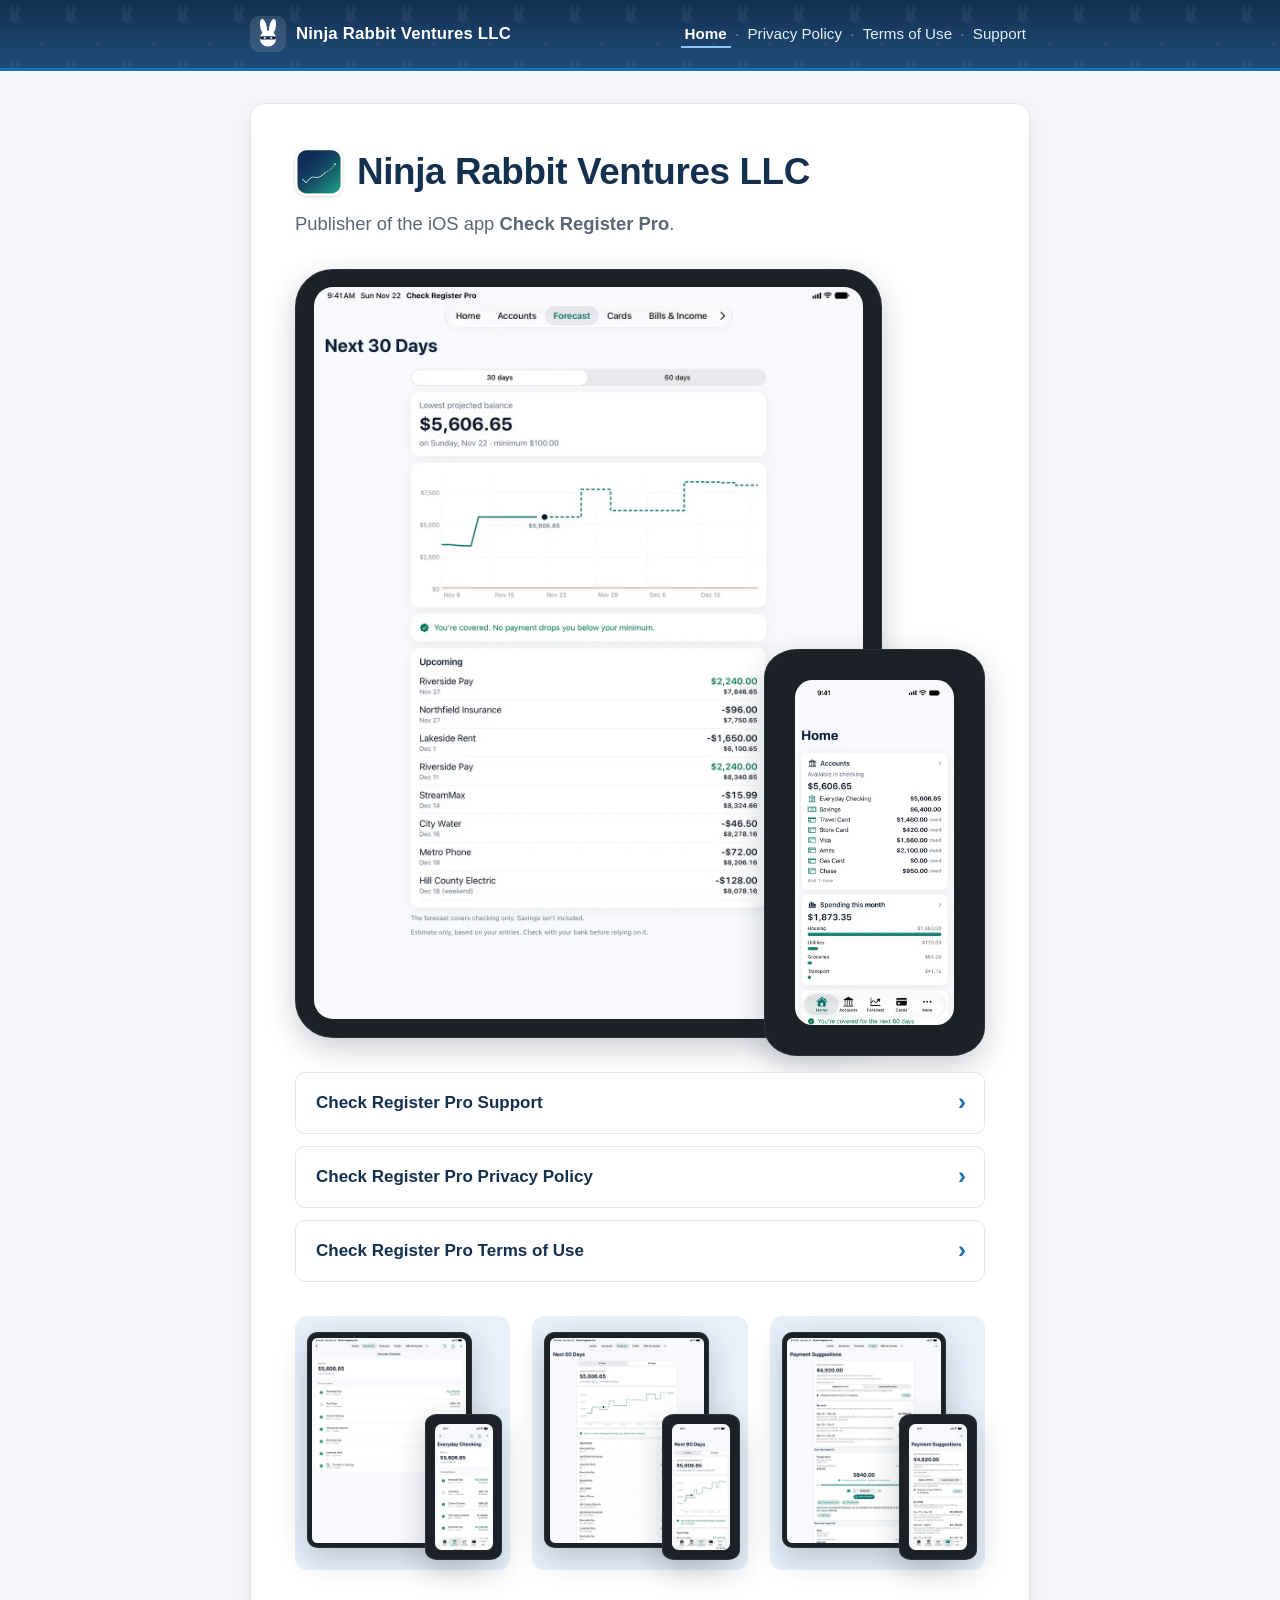
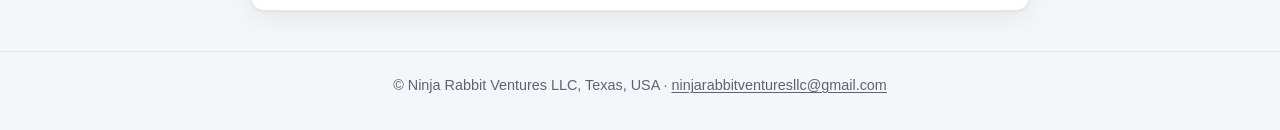
<file: index.html>
<!DOCTYPE html>
<html lang="en">
<head>
<meta charset="utf-8">
<meta name="viewport" content="width=device-width, initial-scale=1">
<meta name="referrer" content="no-referrer">
<title>Ninja Rabbit Ventures LLC</title>
<link rel="stylesheet" href="styles.css">
</head>
<body class="home">
<header class="site-header"><div class="wrap header-inner"><a class="brand" href="index.html"><svg class="brand-mark" viewBox="0 0 40 40" aria-hidden="true" focusable="false"><rect width="40" height="40" rx="10" fill="#ffffff" fill-opacity=".12"/><ellipse cx="15" cy="12" rx="3.6" ry="9" fill="#ffffff" transform="rotate(-12 15 12)"/><ellipse cx="25" cy="12" rx="3.6" ry="9" fill="#ffffff" transform="rotate(12 25 12)"/><circle cx="20" cy="25" r="9" fill="#ffffff"/><rect x="11" y="22.5" width="18" height="3.6" rx="1.8" fill="#14304f"/><circle cx="16.5" cy="24.3" r="1.1" fill="#ffffff"/><circle cx="23.5" cy="24.3" r="1.1" fill="#ffffff"/></svg><span class="brand-name">Ninja Rabbit Ventures LLC</span></a><nav class="site-nav" aria-label="Site"><a href="index.html" aria-current="page">Home</a> · <a href="privacy.html">Privacy Policy</a> · <a href="terms.html">Terms of Use</a> · <a href="support.html">Support</a></nav></div></header>
<main>
<h1 class="with-icon"><img class="title-icon" src="img/app-icon-96.webp" srcset="img/app-icon-96.webp 1x, img/app-icon-160.webp 2x" width="48" height="48" alt="">Ninja Rabbit Ventures LLC</h1>
<p class="lede">Publisher of the iOS app <strong>Check Register Pro</strong>.</p>
<div class="hero" aria-hidden="true"><span class="device ipad"><img src="img/ipad-forecast-30.webp" width="600" height="800" alt=""></span><span class="device iphone"><img src="img/iphone-home.webp" width="240" height="522" alt=""></span></div>
<ul class="doc-links">
<li><a href="support.html">Check Register Pro Support</a></li>
<li><a href="privacy.html">Check Register Pro Privacy Policy</a></li>
<li><a href="terms.html">Check Register Pro Terms of Use</a></li>
</ul>
<div class="product-row" aria-hidden="true"><div class="pair" aria-hidden="true"><span class="device ipad"><img src="img/ipad-register.webp" width="320" height="427" alt="" loading="lazy" decoding="async"></span><span class="device iphone"><img src="img/iphone-register-sm.webp" width="130" height="283" alt="" loading="lazy" decoding="async"></span></div><div class="pair" aria-hidden="true"><span class="device ipad"><img src="img/ipad-forecast-60.webp" width="320" height="427" alt="" loading="lazy" decoding="async"></span><span class="device iphone"><img src="img/iphone-forecast-60.webp" width="130" height="283" alt="" loading="lazy" decoding="async"></span></div><div class="pair" aria-hidden="true"><span class="device ipad"><img src="img/ipad-cards.webp" width="320" height="427" alt="" loading="lazy" decoding="async"></span><span class="device iphone"><img src="img/iphone-cards.webp" width="130" height="283" alt="" loading="lazy" decoding="async"></span></div></div>
</main>
<footer class="site-footer"><div class="wrap">&copy; Ninja Rabbit Ventures LLC, Texas, USA · <a href="mailto:ninjarabbitventuresllc@gmail.com">ninjarabbitventuresllc@gmail.com</a></div></footer>
</body>
</html>
</file>
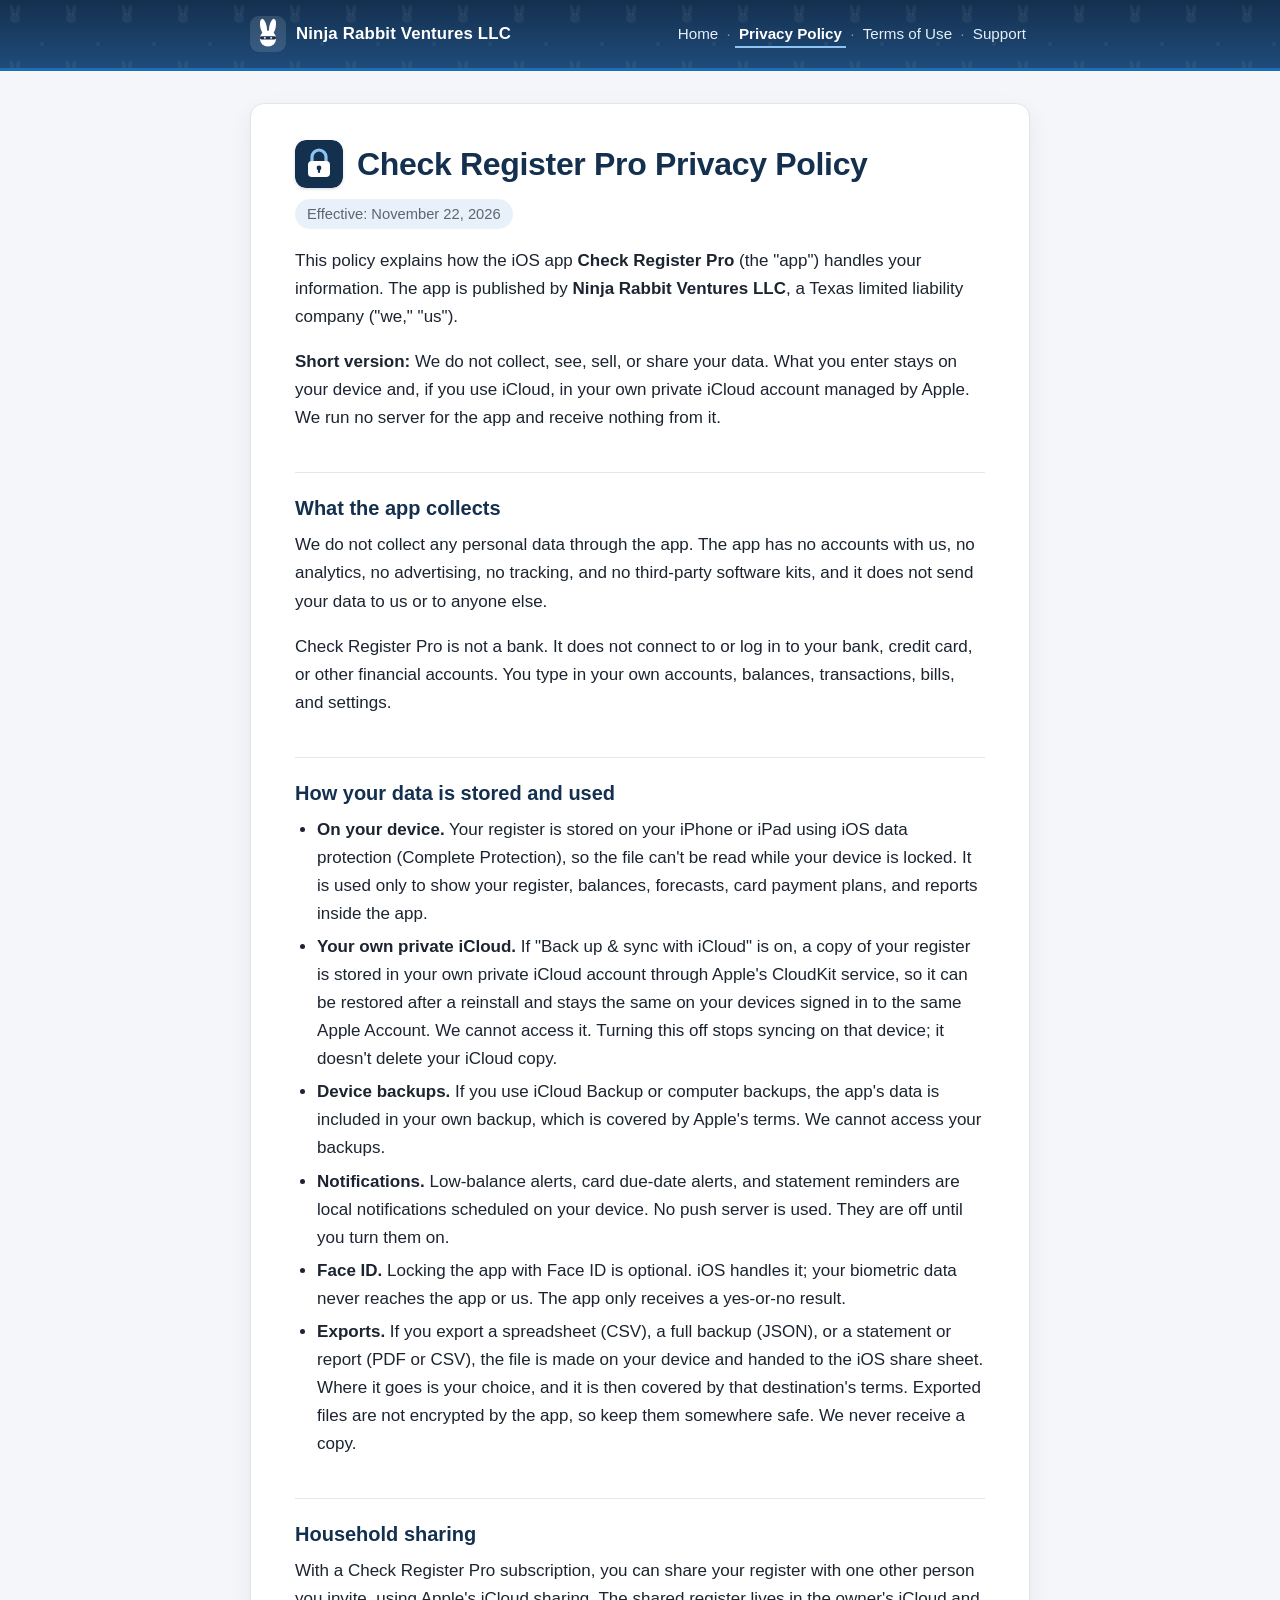
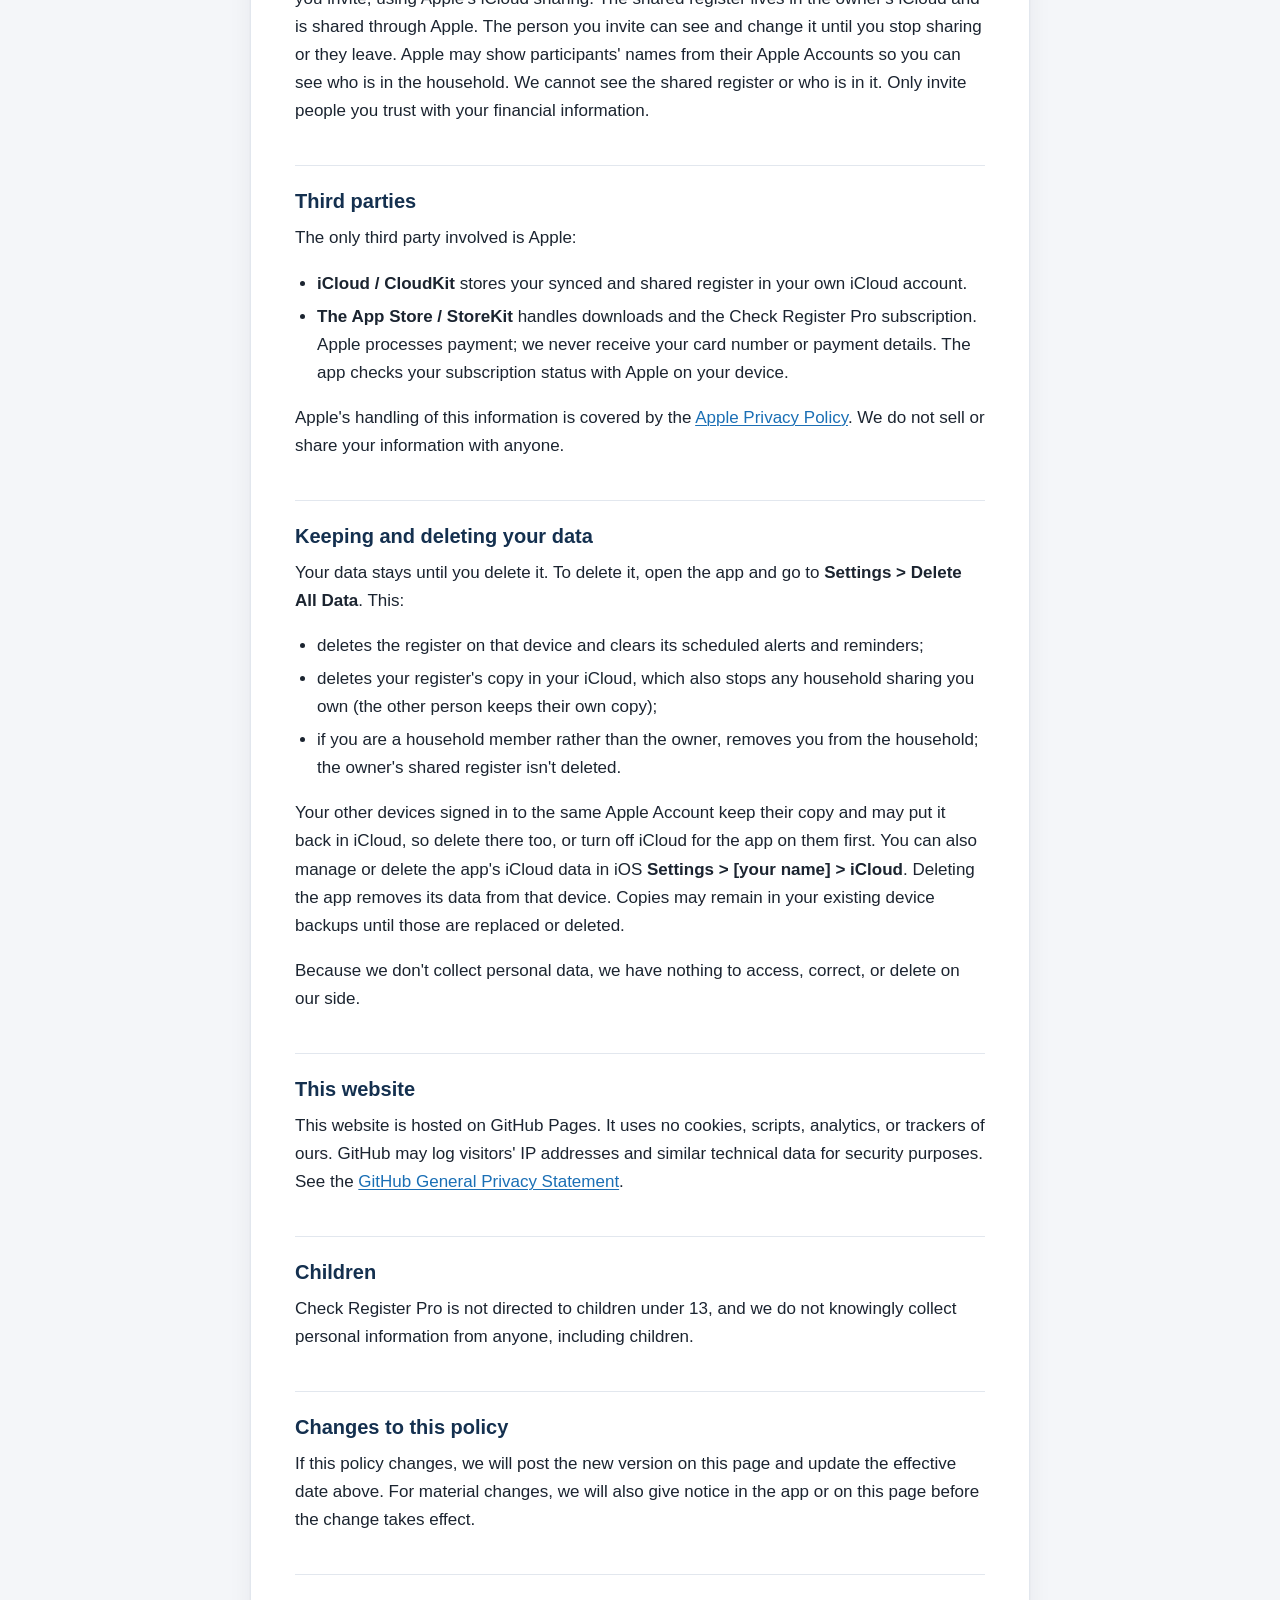
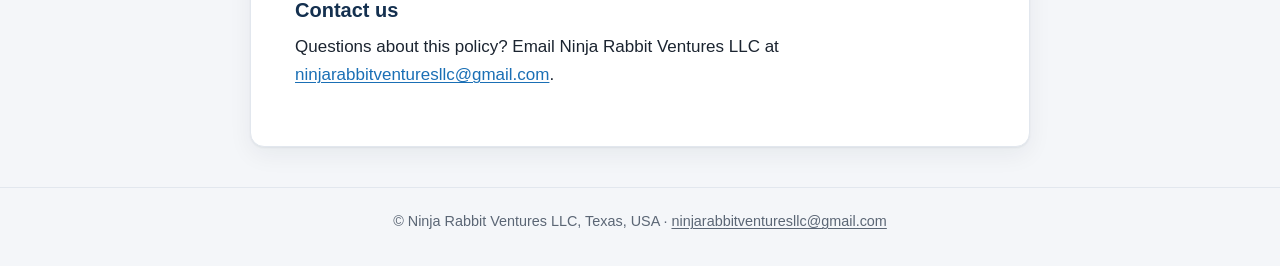
<file: privacy.html>
<!DOCTYPE html>
<html lang="en">
<head>
<meta charset="utf-8">
<meta name="viewport" content="width=device-width, initial-scale=1">
<meta name="referrer" content="no-referrer">
<title>Check Register Pro Privacy Policy</title>
<link rel="stylesheet" href="styles.css">
</head>
<body class="doc">
<header class="site-header"><div class="wrap header-inner"><a class="brand" href="index.html"><svg class="brand-mark" viewBox="0 0 40 40" aria-hidden="true" focusable="false"><rect width="40" height="40" rx="10" fill="#ffffff" fill-opacity=".12"/><ellipse cx="15" cy="12" rx="3.6" ry="9" fill="#ffffff" transform="rotate(-12 15 12)"/><ellipse cx="25" cy="12" rx="3.6" ry="9" fill="#ffffff" transform="rotate(12 25 12)"/><circle cx="20" cy="25" r="9" fill="#ffffff"/><rect x="11" y="22.5" width="18" height="3.6" rx="1.8" fill="#14304f"/><circle cx="16.5" cy="24.3" r="1.1" fill="#ffffff"/><circle cx="23.5" cy="24.3" r="1.1" fill="#ffffff"/></svg><span class="brand-name">Ninja Rabbit Ventures LLC</span></a><nav class="site-nav" aria-label="Site"><a href="index.html">Home</a> · <a href="privacy.html" aria-current="page">Privacy Policy</a> · <a href="terms.html">Terms of Use</a> · <a href="support.html">Support</a></nav></div></header>
<!-- DRAFT for David's review. Not legal advice; attorney review recommended before publishing. -->
<!-- OPEN: effective date to be confirmed by David. -->
<!-- OPEN: confirm "Ninja Rabbit Ventures LLC" filing is accepted by Texas SOS before publishing; App Store Connect seller name should match. -->
<!-- OPEN: the iCloud container and bundle IDs still use com.davidjen.* (CheckRegister.entitlements). Fine for users; just confirm the App Store Connect account will be the LLC's. -->
<main>
<h1 class="with-icon"><svg class="title-icon lock" viewBox="0 0 48 48" aria-hidden="true" focusable="false"><rect width="48" height="48" rx="11" fill="#14304f"/><path d="M17 22v-5a7 7 0 0 1 14 0v5" fill="none" stroke="#8cc4f2" stroke-width="3.2" stroke-linecap="round"/><rect x="13" y="21" width="22" height="16" rx="4" fill="#ffffff"/><circle cx="24" cy="28" r="2.4" fill="#14304f"/><rect x="22.9" y="28.5" width="2.2" height="4.5" rx="1.1" fill="#14304f"/></svg>Check Register Pro Privacy Policy</h1>
<p class="meta">Effective: November 22, 2026</p>

<p>This policy explains how the iOS app <strong>Check Register Pro</strong> (the "app") handles your information. The app is published by <strong>Ninja Rabbit Ventures LLC</strong>, a Texas limited liability company ("we," "us").</p>

<p><strong>Short version:</strong> We do not collect, see, sell, or share your data. What you enter stays on your device and, if you use iCloud, in your own private iCloud account managed by Apple. We run no server for the app and receive nothing from it.</p>

<h2>What the app collects</h2>
<p>We do not collect any personal data through the app. The app has no accounts with us, no analytics, no advertising, no tracking, and no third-party software kits, and it does not send your data to us or to anyone else.</p>
<p>Check Register Pro is not a bank. It does not connect to or log in to your bank, credit card, or other financial accounts. You type in your own accounts, balances, transactions, bills, and settings.</p>

<h2>How your data is stored and used</h2>
<ul>
<li><strong>On your device.</strong> Your register is stored on your iPhone or iPad using iOS data protection (Complete Protection), so the file can't be read while your device is locked. It is used only to show your register, balances, forecasts, card payment plans, and reports inside the app.</li>
<li><strong>Your own private iCloud.</strong> If "Back up &amp; sync with iCloud" is on, a copy of your register is stored in your own private iCloud account through Apple's CloudKit service, so it can be restored after a reinstall and stays the same on your devices signed in to the same Apple Account. We cannot access it. Turning this off stops syncing on that device; it doesn't delete your iCloud copy.</li>
<li><strong>Device backups.</strong> If you use iCloud Backup or computer backups, the app's data is included in your own backup, which is covered by Apple's terms. We cannot access your backups.</li>
<li><strong>Notifications.</strong> Low-balance alerts, card due-date alerts, and statement reminders are local notifications scheduled on your device. No push server is used. They are off until you turn them on.</li>
<li><strong>Face ID.</strong> Locking the app with Face ID is optional. iOS handles it; your biometric data never reaches the app or us. The app only receives a yes-or-no result.</li>
<li><strong>Exports.</strong> If you export a spreadsheet (CSV), a full backup (JSON), or a statement or report (PDF or CSV), the file is made on your device and handed to the iOS share sheet. Where it goes is your choice, and it is then covered by that destination's terms. Exported files are not encrypted by the app, so keep them somewhere safe. We never receive a copy.</li>
</ul>

<h2>Household sharing</h2>
<p>With a Check Register Pro subscription, you can share your register with one other person you invite, using Apple's iCloud sharing. The shared register lives in the owner's iCloud and is shared through Apple. The person you invite can see and change it until you stop sharing or they leave. Apple may show participants' names from their Apple Accounts so you can see who is in the household. We cannot see the shared register or who is in it. Only invite people you trust with your financial information.</p>

<h2>Third parties</h2>
<p>The only third party involved is Apple:</p>
<ul>
<li><strong>iCloud / CloudKit</strong> stores your synced and shared register in your own iCloud account.</li>
<li><strong>The App Store / StoreKit</strong> handles downloads and the Check Register Pro subscription. Apple processes payment; we never receive your card number or payment details. The app checks your subscription status with Apple on your device.</li>
</ul>
<p>Apple's handling of this information is covered by the <a href="https://www.apple.com/legal/privacy/">Apple Privacy Policy</a>. We do not sell or share your information with anyone.</p>

<h2>Keeping and deleting your data</h2>
<p>Your data stays until you delete it. To delete it, open the app and go to <strong>Settings &gt; Delete All Data</strong>. This:</p>
<ul>
<li>deletes the register on that device and clears its scheduled alerts and reminders;</li>
<li>deletes your register's copy in your iCloud, which also stops any household sharing you own (the other person keeps their own copy);</li>
<li>if you are a household member rather than the owner, removes you from the household; the owner's shared register isn't deleted.</li>
</ul>
<p>Your other devices signed in to the same Apple Account keep their copy and may put it back in iCloud, so delete there too, or turn off iCloud for the app on them first. You can also manage or delete the app's iCloud data in iOS <strong>Settings &gt; [your name] &gt; iCloud</strong>. Deleting the app removes its data from that device. Copies may remain in your existing device backups until those are replaced or deleted.</p>
<p>Because we don't collect personal data, we have nothing to access, correct, or delete on our side.</p>

<h2>This website</h2>
<p>This website is hosted on GitHub Pages. It uses no cookies, scripts, analytics, or trackers of ours. GitHub may log visitors' IP addresses and similar technical data for security purposes. See the <a href="https://docs.github.com/en/site-policy/privacy-policies/github-general-privacy-statement">GitHub General Privacy Statement</a>.</p>
<!-- VERIFY: GitHub's current Pages docs on IP logging, once the site is set up. -->

<h2>Children</h2>
<p>Check Register Pro is not directed to children under 13, and we do not knowingly collect personal information from anyone, including children.</p>

<h2>Changes to this policy</h2>
<p>If this policy changes, we will post the new version on this page and update the effective date above. For material changes, we will also give notice in the app or on this page before the change takes effect.</p>
<!-- OPEN: in-app notice of policy changes is not built today; confirm with David App Developer or drop "in the app". -->

<h2>Contact us</h2>
<p>Questions about this policy? Email Ninja Rabbit Ventures LLC at <a href="mailto:ninjarabbitventuresllc@gmail.com">ninjarabbitventuresllc@gmail.com</a>.</p>
</main>
<footer class="site-footer"><div class="wrap">&copy; Ninja Rabbit Ventures LLC, Texas, USA · <a href="mailto:ninjarabbitventuresllc@gmail.com">ninjarabbitventuresllc@gmail.com</a></div></footer>
</body>
</html>
</file>
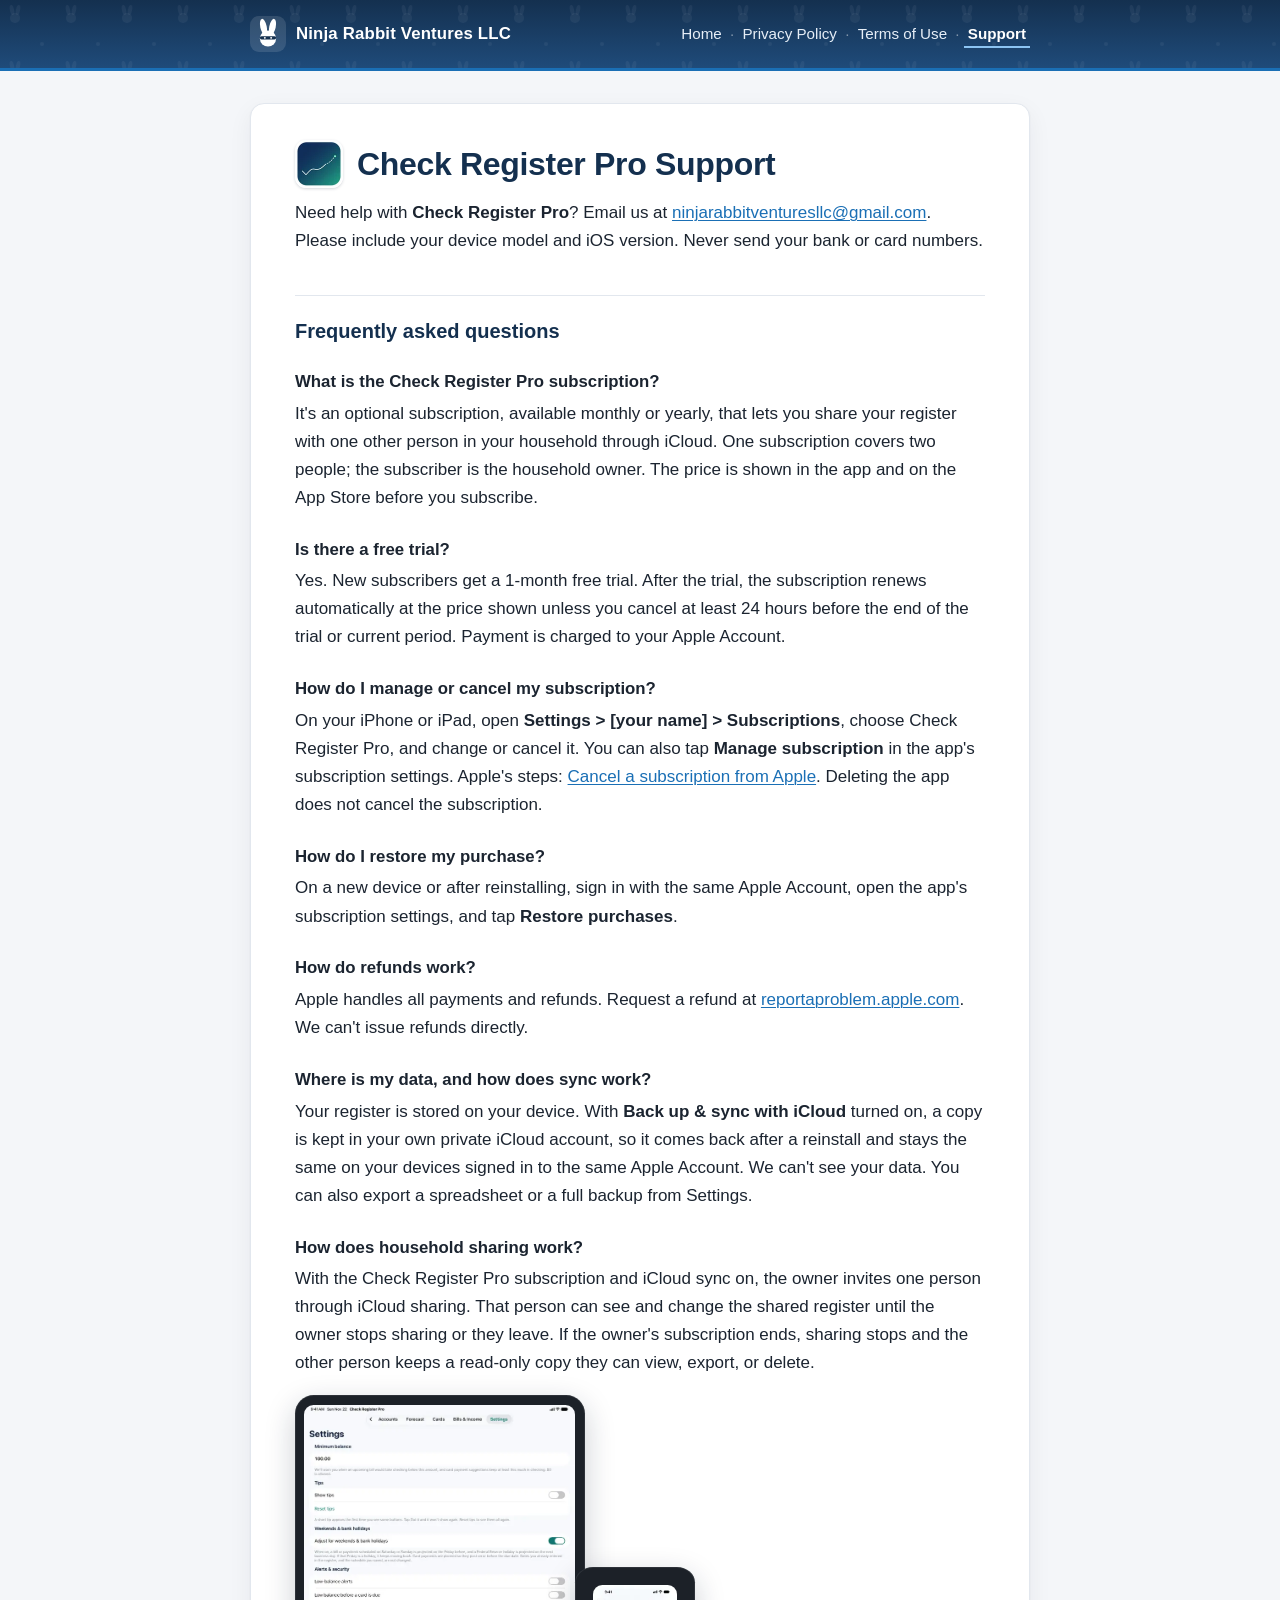
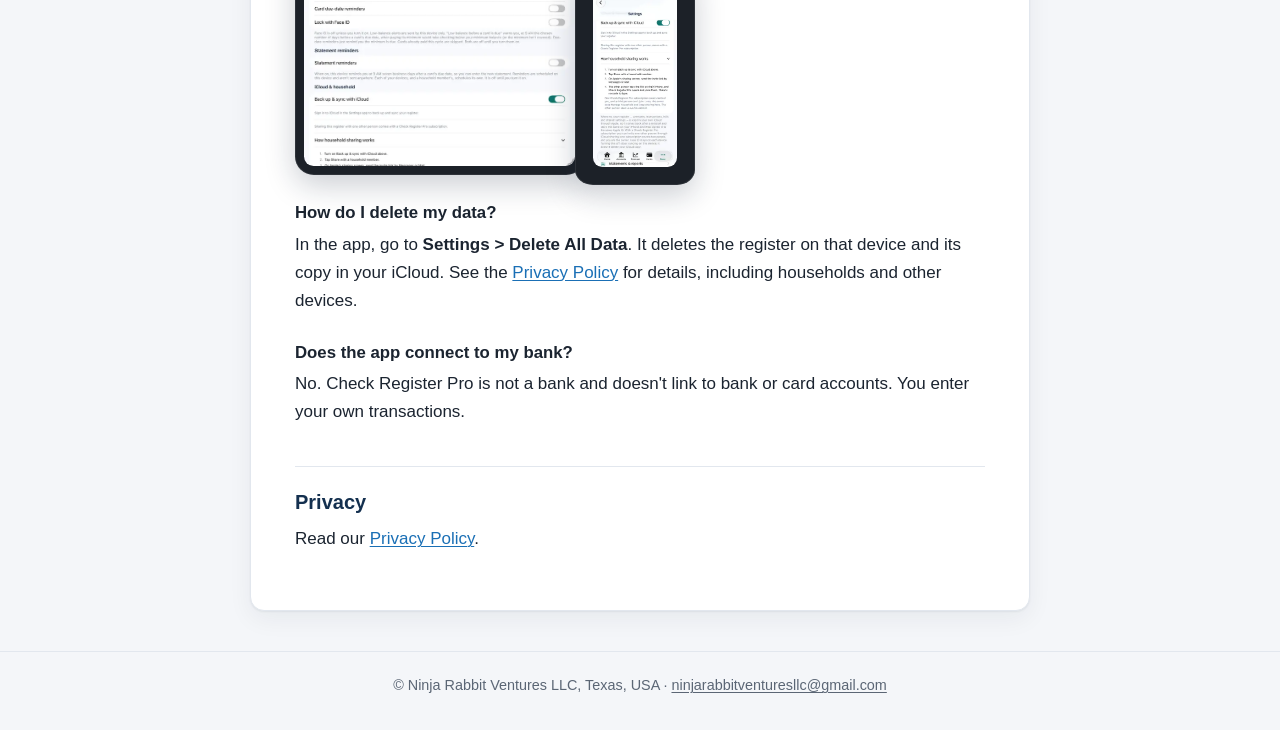
<file: support.html>
<!DOCTYPE html>
<html lang="en">
<head>
<meta charset="utf-8">
<meta name="viewport" content="width=device-width, initial-scale=1">
<meta name="referrer" content="no-referrer">
<title>Check Register Pro Support</title>
<link rel="stylesheet" href="styles.css">
</head>
<body class="doc">
<header class="site-header"><div class="wrap header-inner"><a class="brand" href="index.html"><svg class="brand-mark" viewBox="0 0 40 40" aria-hidden="true" focusable="false"><rect width="40" height="40" rx="10" fill="#ffffff" fill-opacity=".12"/><ellipse cx="15" cy="12" rx="3.6" ry="9" fill="#ffffff" transform="rotate(-12 15 12)"/><ellipse cx="25" cy="12" rx="3.6" ry="9" fill="#ffffff" transform="rotate(12 25 12)"/><circle cx="20" cy="25" r="9" fill="#ffffff"/><rect x="11" y="22.5" width="18" height="3.6" rx="1.8" fill="#14304f"/><circle cx="16.5" cy="24.3" r="1.1" fill="#ffffff"/><circle cx="23.5" cy="24.3" r="1.1" fill="#ffffff"/></svg><span class="brand-name">Ninja Rabbit Ventures LLC</span></a><nav class="site-nav" aria-label="Site"><a href="index.html">Home</a> · <a href="privacy.html">Privacy Policy</a> · <a href="terms.html">Terms of Use</a> · <a href="support.html" aria-current="page">Support</a></nav></div></header>
<!-- DRAFT for David's review. Prices intentionally omitted; the App Store shows the price in each country. -->
<main>
<h1 class="with-icon"><img class="title-icon" src="img/app-icon-96.webp" srcset="img/app-icon-96.webp 1x, img/app-icon-160.webp 2x" width="48" height="48" alt="">Check Register Pro Support</h1>
<p>Need help with <strong>Check Register Pro</strong>? Email us at <a href="mailto:ninjarabbitventuresllc@gmail.com">ninjarabbitventuresllc@gmail.com</a>. Please include your device model and iOS version. Never send your bank or card numbers.</p>
<!-- OPEN: response-time promise? None stated on purpose. -->

<h2>Frequently asked questions</h2>

<h3>What is the Check Register Pro subscription?</h3>
<p>It's an optional subscription, available monthly or yearly, that lets you share your register with one other person in your household through iCloud. One subscription covers two people; the subscriber is the household owner. The price is shown in the app and on the App Store before you subscribe.</p>
<!-- OPEN: confirm with David App Developer whether household sharing is the only Pro feature (per CheckRegisterPro.storekit group description). -->

<h3>Is there a free trial?</h3>
<p>Yes. New subscribers get a 1-month free trial. After the trial, the subscription renews automatically at the price shown unless you cancel at least 24 hours before the end of the trial or current period. Payment is charged to your Apple Account.</p>

<h3>How do I manage or cancel my subscription?</h3>
<p>On your iPhone or iPad, open <strong>Settings &gt; [your name] &gt; Subscriptions</strong>, choose Check Register Pro, and change or cancel it. You can also tap <strong>Manage subscription</strong> in the app's subscription settings. Apple's steps: <a href="https://support.apple.com/en-us/118428">Cancel a subscription from Apple</a>. Deleting the app does not cancel the subscription.</p>

<h3>How do I restore my purchase?</h3>
<p>On a new device or after reinstalling, sign in with the same Apple Account, open the app's subscription settings, and tap <strong>Restore purchases</strong>.</p>

<h3>How do refunds work?</h3>
<p>Apple handles all payments and refunds. Request a refund at <a href="https://reportaproblem.apple.com">reportaproblem.apple.com</a>. We can't issue refunds directly.</p>

<h3>Where is my data, and how does sync work?</h3>
<p>Your register is stored on your device. With <strong>Back up &amp; sync with iCloud</strong> turned on, a copy is kept in your own private iCloud account, so it comes back after a reinstall and stays the same on your devices signed in to the same Apple Account. We can't see your data. You can also export a spreadsheet or a full backup from Settings.</p>

<h3>How does household sharing work?</h3>
<p>With the Check Register Pro subscription and iCloud sync on, the owner invites one person through iCloud sharing. That person can see and change the shared register until the owner stops sharing or they leave. If the owner's subscription ends, sharing stops and the other person keeps a read-only copy they can view, export, or delete.</p>
<div class="pair single" aria-hidden="true"><span class="device ipad"><img src="img/ipad-household.webp" width="320" height="427" alt="" loading="lazy" decoding="async"></span><span class="device iphone"><img src="img/iphone-household.webp" width="130" height="283" alt="" loading="lazy" decoding="async"></span></div>

<h3>How do I delete my data?</h3>
<p>In the app, go to <strong>Settings &gt; Delete All Data</strong>. It deletes the register on that device and its copy in your iCloud. See the <a href="privacy.html">Privacy Policy</a> for details, including households and other devices.</p>

<h3>Does the app connect to my bank?</h3>
<p>No. Check Register Pro is not a bank and doesn't link to bank or card accounts. You enter your own transactions.</p>

<h2>Privacy</h2>
<p>Read our <a href="privacy.html">Privacy Policy</a>.</p>
</main>
<footer class="site-footer"><div class="wrap">&copy; Ninja Rabbit Ventures LLC, Texas, USA · <a href="mailto:ninjarabbitventuresllc@gmail.com">ninjarabbitventuresllc@gmail.com</a></div></footer>
</body>
</html>
</file>
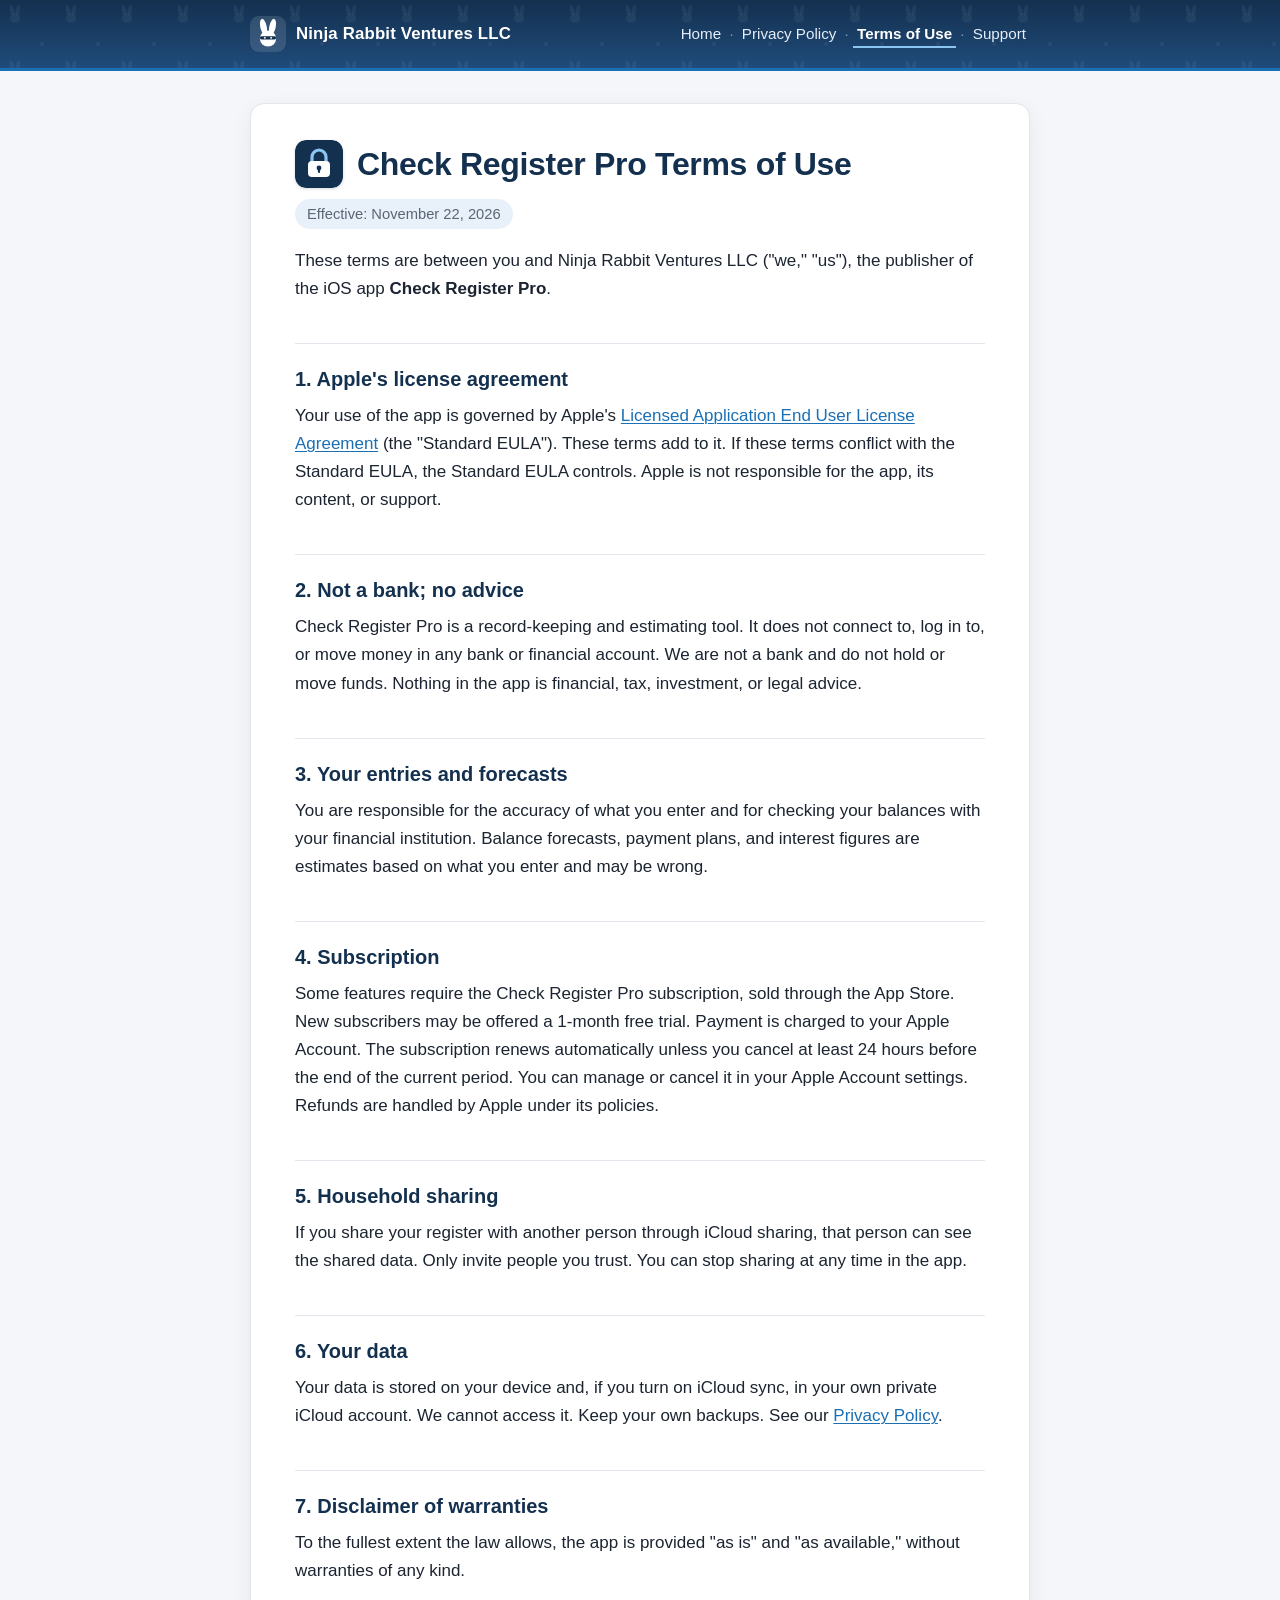
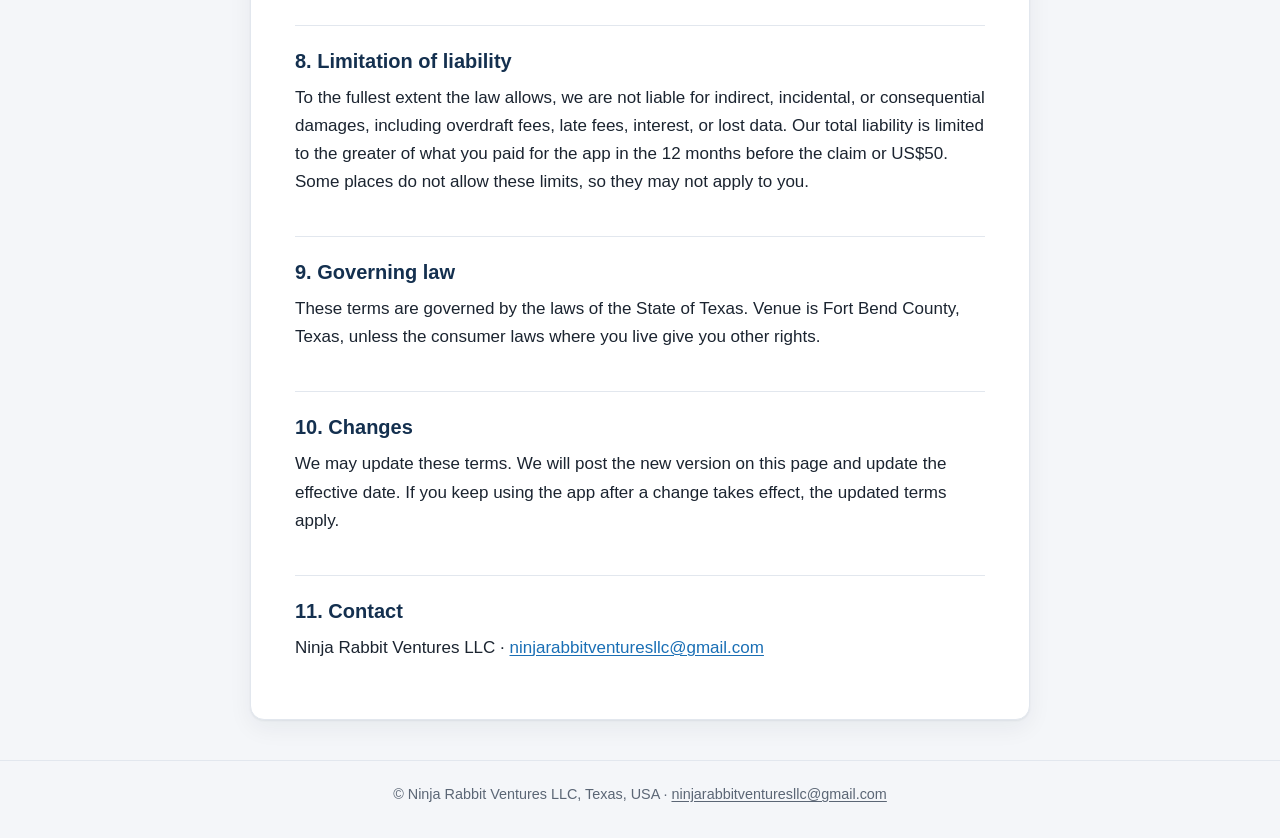
<file: terms.html>
<!DOCTYPE html>
<html lang="en">
<head>
<meta charset="utf-8">
<meta name="viewport" content="width=device-width, initial-scale=1">
<meta name="referrer" content="no-referrer">
<title>Check Register Pro Terms of Use</title>
<link rel="stylesheet" href="styles.css">
</head>
<body class="doc">
<header class="site-header"><div class="wrap header-inner"><a class="brand" href="index.html"><svg class="brand-mark" viewBox="0 0 40 40" aria-hidden="true" focusable="false"><rect width="40" height="40" rx="10" fill="#ffffff" fill-opacity=".12"/><ellipse cx="15" cy="12" rx="3.6" ry="9" fill="#ffffff" transform="rotate(-12 15 12)"/><ellipse cx="25" cy="12" rx="3.6" ry="9" fill="#ffffff" transform="rotate(12 25 12)"/><circle cx="20" cy="25" r="9" fill="#ffffff"/><rect x="11" y="22.5" width="18" height="3.6" rx="1.8" fill="#14304f"/><circle cx="16.5" cy="24.3" r="1.1" fill="#ffffff"/><circle cx="23.5" cy="24.3" r="1.1" fill="#ffffff"/></svg><span class="brand-name">Ninja Rabbit Ventures LLC</span></a><nav class="site-nav" aria-label="Site"><a href="index.html">Home</a> · <a href="privacy.html">Privacy Policy</a> · <a href="terms.html" aria-current="page">Terms of Use</a> · <a href="support.html">Support</a></nav></div></header>
<!-- DRAFT for David's review and attorney review. Written to SUPPLEMENT Apple's Standard EULA; keep App Store Connect on the Standard EULA. -->
<main>
<h1 class="with-icon"><svg class="title-icon lock" viewBox="0 0 48 48" aria-hidden="true" focusable="false"><rect width="48" height="48" rx="11" fill="#14304f"/><path d="M17 22v-5a7 7 0 0 1 14 0v5" fill="none" stroke="#8cc4f2" stroke-width="3.2" stroke-linecap="round"/><rect x="13" y="21" width="22" height="16" rx="4" fill="#ffffff"/><circle cx="24" cy="28" r="2.4" fill="#14304f"/><rect x="22.9" y="28.5" width="2.2" height="4.5" rx="1.1" fill="#14304f"/></svg>Check Register Pro Terms of Use</h1>
<p class="meta">Effective: November 22, 2026</p>
<p>These terms are between you and Ninja Rabbit Ventures LLC ("we," "us"), the publisher of the iOS app <strong>Check Register Pro</strong>.</p>

<h2>1. Apple's license agreement</h2>
<p>Your use of the app is governed by Apple's <a href="https://www.apple.com/legal/internet-services/itunes/dev/stdeula/">Licensed Application End User License Agreement</a> (the "Standard EULA"). These terms add to it. If these terms conflict with the Standard EULA, the Standard EULA controls. Apple is not responsible for the app, its content, or support.</p>

<h2>2. Not a bank; no advice</h2>
<p>Check Register Pro is a record-keeping and estimating tool. It does not connect to, log in to, or move money in any bank or financial account. We are not a bank and do not hold or move funds. Nothing in the app is financial, tax, investment, or legal advice.</p>

<h2>3. Your entries and forecasts</h2>
<p>You are responsible for the accuracy of what you enter and for checking your balances with your financial institution. Balance forecasts, payment plans, and interest figures are estimates based on what you enter and may be wrong.</p>

<h2>4. Subscription</h2>
<p>Some features require the Check Register Pro subscription, sold through the App Store. New subscribers may be offered a 1-month free trial. Payment is charged to your Apple Account. The subscription renews automatically unless you cancel at least 24 hours before the end of the current period. You can manage or cancel it in your Apple Account settings. Refunds are handled by Apple under its policies.</p>

<h2>5. Household sharing</h2>
<p>If you share your register with another person through iCloud sharing, that person can see the shared data. Only invite people you trust. You can stop sharing at any time in the app.</p>

<h2>6. Your data</h2>
<p>Your data is stored on your device and, if you turn on iCloud sync, in your own private iCloud account. We cannot access it. Keep your own backups. See our <a href="privacy.html">Privacy Policy</a>.</p>

<h2>7. Disclaimer of warranties</h2>
<p>To the fullest extent the law allows, the app is provided "as is" and "as available," without warranties of any kind.</p>

<h2>8. Limitation of liability</h2>
<p>To the fullest extent the law allows, we are not liable for indirect, incidental, or consequential damages, including overdraft fees, late fees, interest, or lost data. Our total liability is limited to the greater of what you paid for the app in the 12 months before the claim or US$50. Some places do not allow these limits, so they may not apply to you.</p>

<h2>9. Governing law</h2>
<p>These terms are governed by the laws of the State of Texas. Venue is Fort Bend County, Texas, unless the consumer laws where you live give you other rights.</p>

<h2>10. Changes</h2>
<p>We may update these terms. We will post the new version on this page and update the effective date. If you keep using the app after a change takes effect, the updated terms apply.</p>

<h2>11. Contact</h2>
<p>Ninja Rabbit Ventures LLC · <a href="mailto:ninjarabbitventuresllc@gmail.com">ninjarabbitventuresllc@gmail.com</a></p>
</main>
<footer class="site-footer"><div class="wrap">&copy; Ninja Rabbit Ventures LLC, Texas, USA · <a href="mailto:ninjarabbitventuresllc@gmail.com">ninjarabbitventuresllc@gmail.com</a></div></footer>
</body>
</html>
</file>
<file: styles.css>
/* Ninja Rabbit Ventures LLC: shared site styles. System fonts only; no external resources. */
:root{
  color-scheme:light dark;
  --ink:#1b2430;
  --muted:#5b6675;
  --bg:#f4f6f9;
  --surface:#ffffff;
  --line:#e2e7ee;
  --brand:#14304f;
  --brand-2:#1f4b7a;
  --accent:#1a6fb5;
  --accent-soft:#e8f1fa;
  --radius:14px;
  --shadow:0 1px 2px rgba(16,32,56,.06),0 8px 24px rgba(16,32,56,.06);
  --font:-apple-system,BlinkMacSystemFont,"Segoe UI",Roboto,"Helvetica Neue",Helvetica,Arial,sans-serif;
}
*{box-sizing:border-box}
html{-webkit-text-size-adjust:100%;text-size-adjust:100%}
body{
  margin:0;font-family:var(--font);font-size:17px;line-height:1.65;
  color:var(--ink);background:var(--bg);
  display:flex;flex-direction:column;min-height:100vh;
}
.wrap{width:100%;max-width:820px;margin:0 auto;padding:0 20px}

/* Header */
.site-header{background:linear-gradient(180deg,var(--brand),var(--brand-2));color:#fff;border-bottom:3px solid var(--accent)}
.header-inner{display:flex;flex-wrap:wrap;align-items:center;justify-content:space-between;gap:10px 24px;padding-top:16px;padding-bottom:16px}
.brand{display:inline-flex;align-items:center;gap:10px;color:#fff;text-decoration:none}
.brand:hover .brand-name{opacity:.9}
.brand-mark{width:36px;height:36px;flex:none;display:block}
.brand-name{font-weight:700;font-size:1.05rem;letter-spacing:.01em;line-height:1.2}
.site-nav{font-size:.95rem;color:rgba(255,255,255,.45)}
.site-nav a{color:#e6eef7;text-decoration:none;padding:6px 4px;border-radius:6px;white-space:nowrap}
.site-nav a:hover{color:#fff;text-decoration:underline;text-underline-offset:3px}
.site-nav a[aria-current="page"]{color:#fff;font-weight:600;box-shadow:inset 0 -2px 0 #8cc4f2;border-radius:0}

/* Main content card */
main{
  width:calc(100% - 40px);max-width:780px;margin:32px auto 0;
  background:var(--surface);border:1px solid var(--line);border-radius:var(--radius);
  box-shadow:var(--shadow);padding:36px 44px 40px;margin-bottom:40px;
}
h1{font-size:2rem;line-height:1.2;margin:0 0 .35em;color:var(--brand);letter-spacing:-.01em}
h2{font-size:1.25rem;line-height:1.3;margin:2em 0 .5em;padding-top:1.1em;border-top:1px solid var(--line);color:var(--brand)}
h3{font-size:1.05rem;line-height:1.35;margin:1.6em 0 .35em;color:var(--ink)}
p,ul,ol{margin:0 0 1em}
ul,ol{padding-left:1.3em}
li{margin:.3em 0}
strong{font-weight:600}
a{color:var(--accent);text-underline-offset:2px;text-decoration-thickness:1px}
a:hover{text-decoration-thickness:2px}
a:focus-visible{outline:2px solid var(--accent);outline-offset:2px;border-radius:3px}
.site-nav a:focus-visible,.brand:focus-visible{outline-color:#fff}
.meta{display:inline-block;color:var(--muted);font-size:.92rem;background:var(--accent-soft);padding:3px 12px;border-radius:999px;margin-bottom:1.2em}
main a{overflow-wrap:anywhere}

/* Home page */
.home main{padding-top:44px}
.home h1{font-size:2.3rem}
.home .lede{font-size:1.15rem;color:var(--muted);margin-bottom:1.6em}
.doc-links{list-style:none;padding:0;margin:0;display:grid;gap:12px}
.doc-links li{margin:0}
.doc-links a{
  display:block;padding:16px 20px;border:1px solid var(--line);border-radius:10px;
  text-decoration:none;font-weight:600;color:var(--brand);background:var(--surface);
  position:relative;padding-right:44px;transition:border-color .15s,background .15s;
}
.doc-links a::after{content:"\203A";position:absolute;right:18px;top:50%;transform:translateY(-52%);font-size:1.5rem;color:var(--accent)}
.doc-links a:hover{border-color:var(--accent);background:var(--accent-soft)}

/* Footer */
.site-footer{margin-top:auto;padding:22px 0 32px;color:var(--muted);font-size:.9rem;border-top:1px solid var(--line)}
.site-footer .wrap{text-align:center}
.site-footer a{color:var(--muted)}
.site-footer a:hover{color:var(--accent)}

/* Mobile */
@media (max-width:640px){
  body{font-size:16px}
  .header-inner{flex-direction:column;align-items:flex-start;padding-top:14px;padding-bottom:12px}
  .site-nav{font-size:.92rem;line-height:2}
  main{width:calc(100% - 24px);margin-top:16px;padding:24px 20px 28px;border-radius:12px}
  h1,.home h1{font-size:1.6rem}
  h2{font-size:1.15rem}
}

/* Dark mode */
@media (prefers-color-scheme:dark){
  :root{--ink:#e6eaf0;--muted:#a3adba;--bg:#0e1319;--surface:#161d26;--line:#263241;--brand:#cfe2f6;--brand-2:#1a3554;--accent:#6cb6ff;--accent-soft:#1b2a3b;--shadow:none}
  .site-header{background:linear-gradient(180deg,#0f2238,#14304f)}
  .doc-links a{color:var(--ink)}
}

/* Print */
@media print{
  body{background:#fff;color:#000}
  .site-header{background:none;color:#000;border-bottom:1px solid #999}
  .brand,.site-nav a{color:#000}
  main{box-shadow:none;border:0;padding:0;margin:16px auto}
}

/* ===== Imagery (staging v2): app icon, lock marks, device frames, header pattern. All local, no JS. ===== */
.site-header{background-image:url("data:image/svg+xml,%3Csvg xmlns='http://www.w3.org/2000/svg' width='56' height='56' viewBox='0 0 56 56'%3E%3Cg fill='%23ffffff' fill-opacity='.05'%3E%3Cellipse cx='12' cy='10' rx='2' ry='5' transform='rotate(-12 12 10)'/%3E%3Cellipse cx='18' cy='10' rx='2' ry='5' transform='rotate(12 18 10)'/%3E%3Ccircle cx='15' cy='18' r='5'/%3E%3Ccircle cx='42' cy='44' r='2'/%3E%3C/g%3E%3C/svg%3E"),linear-gradient(180deg,var(--brand),var(--brand-2))}
h1.with-icon{display:flex;align-items:center;gap:14px}
.title-icon{width:48px;height:48px;flex:none;border-radius:11px;box-shadow:0 1px 3px rgba(16,32,56,.18)}
.device{display:block;background:#1c2128;box-shadow:0 10px 30px rgba(16,32,56,.22),inset 0 0 0 1px rgba(255,255,255,.08)}
.device img{display:block;width:100%;height:auto;background:#fff}
.device.ipad{padding:3.2%;border-radius:6.5%/4.9%}
.device.ipad img{border-radius:3.5%/2.6%}
.device.iphone{padding:4.5%;border-radius:15%/7%}
.device.iphone img{border-radius:11%/5.1%}
.hero,.pair{position:relative}
.hero{margin:8px 0 34px;padding-right:15%}
.hero .ipad{width:100%}
.hero .iphone{position:absolute;right:0;bottom:-18px;width:32%}
.product-row{display:grid;grid-template-columns:repeat(3,1fr);gap:22px;margin-top:34px}
.product-row .pair{padding:16px 18% 22px 12px;background:var(--accent-soft);border-radius:12px}
.pair .ipad{width:100%}
.pair .iphone{position:absolute;right:8px;bottom:10px;width:36%}
.pair.single{max-width:400px;margin:18px 0 8px;padding-right:16%}
.pair.single .iphone{right:0;bottom:-10px;width:30%}
@media (max-width:640px){
  .title-icon{width:40px;height:40px}
  .product-row{grid-template-columns:1fr;gap:16px}
  .product-row .pair{max-width:380px;margin:0 auto;width:100%}
}
@media (max-width:359px){.hero{padding-right:0}.hero .iphone{display:none}}
@media (prefers-color-scheme:dark){.site-header{background-image:linear-gradient(180deg,#0f2238,#14304f)}.device{background:#05080c}}
@media print{.hero,.product-row,.pair{display:none}.title-icon{box-shadow:none}}
</file>
